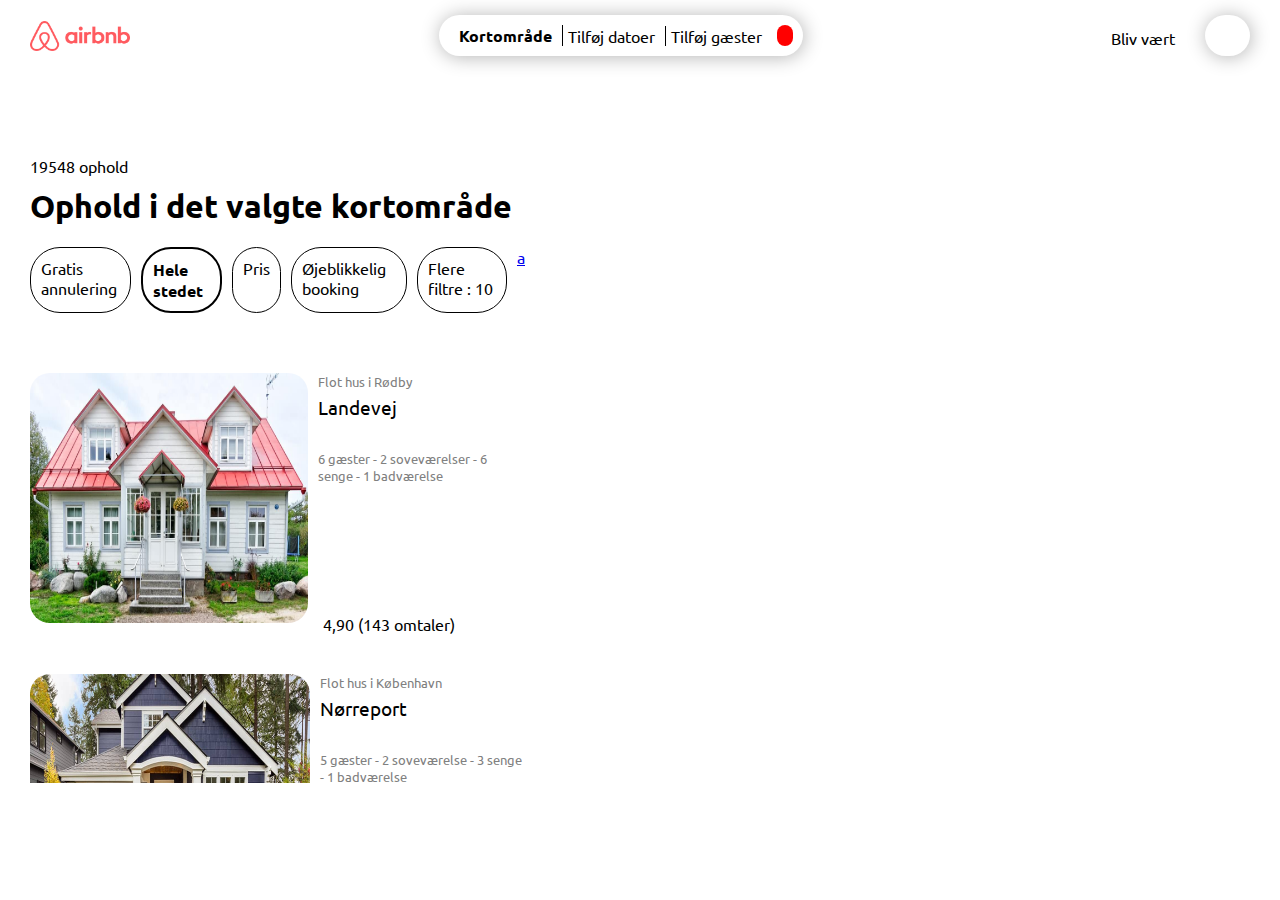
<file: index.html>
<html lang="da">
  <head>
    <meta charset="UTF-8" />
    <meta http-equiv="X-UA-Compatible" content="IE=edge" />
    <meta name="viewport" content="width=device-width, initial-scale=1.0" />
    <link rel="stylesheet" href="style.css" />
    <link rel="stylesheet" href="https://pro.fontawesome.com/releases/v5.10.0/css/all.css" integrity="sha384-AYmEC3Yw5cVb3ZcuHtOA93w35dYTsvhLPVnYs9eStHfGJvOvKxVfELGroGkvsg+p" crossorigin="anonymous"/>
    <link rel="preconnect" href="https://fonts.googleapis.com">
    <link rel="preconnect" href="https://fonts.gstatic.com" crossorigin>
    <link href="https://fonts.googleapis.com/css2?family=Ubuntu&display=swap" rel="stylesheet">
    <title>Airbnb</title>
  </head>
  <body>

  <div id="wrapper">

    <header>
      <nav>

        <div class="headerleft">
          <img src="img/logo.png" alt="logo airbnb" />
        </div>

        <div class="headermid">
          <p>Kortområde</p>
          <p>Tilføj datoer</p>
          <p>Tilføj gæster</p>
          <i class="fas fa-search"></i>
        </div>

        <div class="headerright">
          <div class="headerrightfirstchildren">
            <p>Bliv vært</p>
          <i class="fas fa-globe"></i>
          </div>
          

          <div class="headerrightchildren">
            <i class="fas fa-bars"></i>
            <i class="fas fa-user-circle"></i>
          </div>
        </div>

      </nav>
    </header>

    
    <main>

<div class="mapouter"><div class="gmap_canvas"><iframe width="725" height="600" id="gmap_canvas" src="https://maps.google.com/maps?q=Danmark&t=&z=7&ie=UTF8&iwloc=&output=embed" frameborder="0" scrolling="no" marginheight="0" marginwidth="0"></iframe><a href="https://www.whatismyip-address.com"></a><br><style>.mapouter{position:relative;text-align:right;height:500px;width:725px;}</style><a href="https://www.embedgooglemap.net">google embedded</a><style>.gmap_canvas {overflow:hidden;background:none!important;height:600px;width:750px;}</style></div></div><div class="startmain">
        <p>19548 ophold</p>
        <h1>Ophold i det valgte kortområde</h1>
      </div>

      <div class="filtre">
          <p>Gratis annulering</p>
          <p>Hele stedet</p>
          <p>Pris</p>
          <p>Øjeblikkelig booking</p>
          <p>Flere filtre : 10</p>
          <a href="details.html">a</a>
      </div>
 
      <section class="scrollhouse">
        
      </section> 

    </main>

  </div>
    <script src="script.js"></script>
  </body>
</html>
</file>
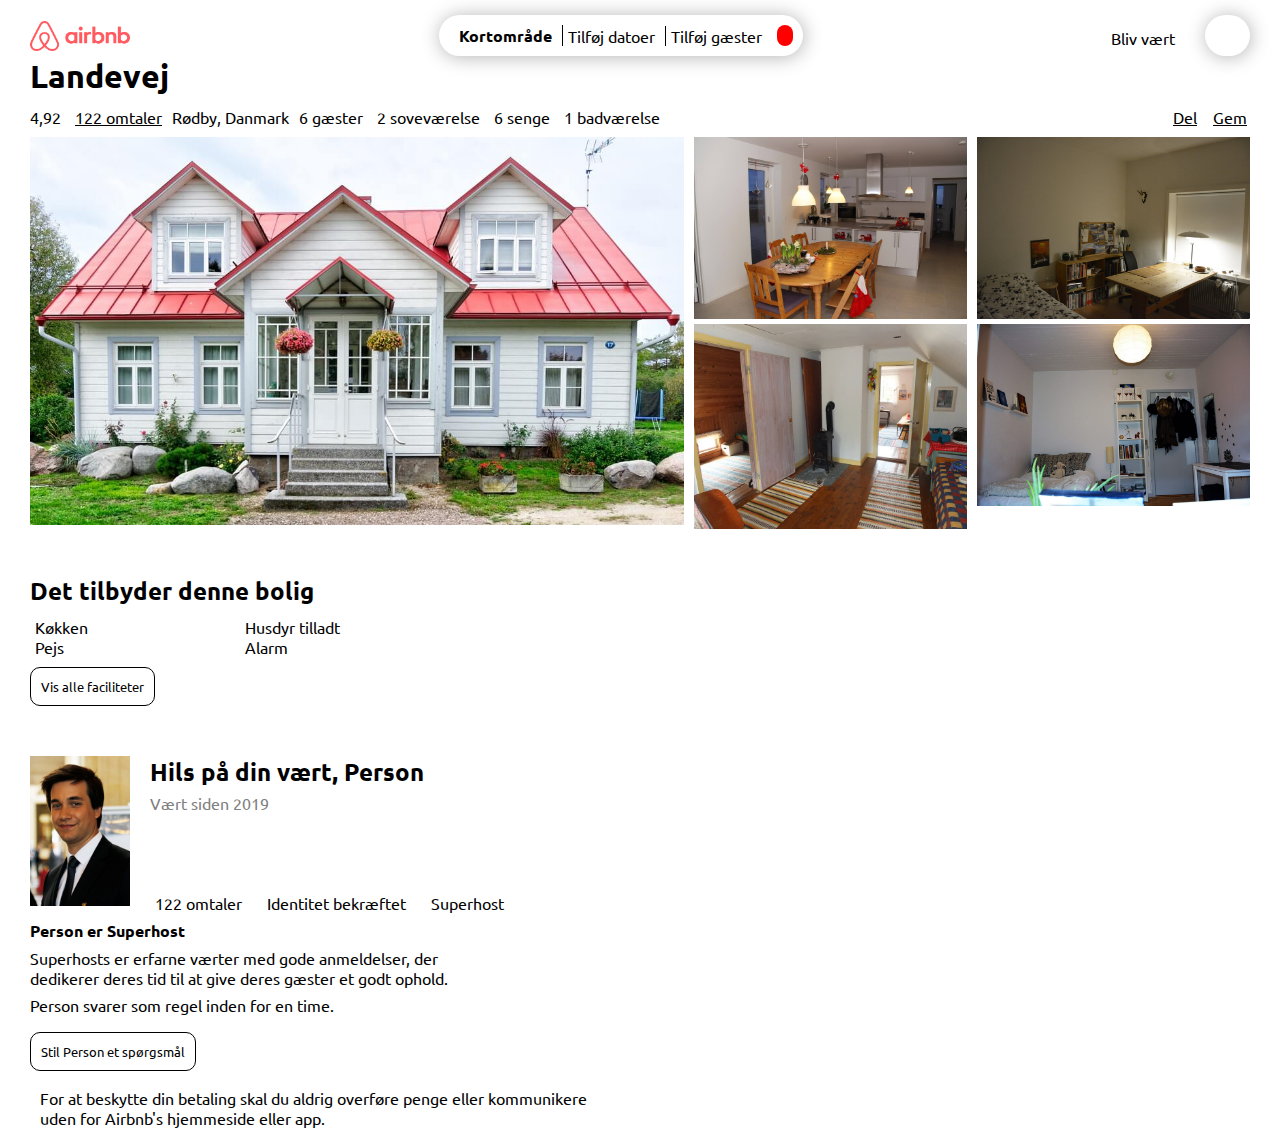
<file: hus.html>
<html lang="da">
  <head>
    <meta charset="UTF-8" />
    <meta http-equiv="X-UA-Compatible" content="IE=edge" />
    <meta name="viewport" content="width=device-width, initial-scale=1.0" />
    <link rel="stylesheet" href="style.css" />
    <link rel="stylesheet" href="https://pro.fontawesome.com/releases/v5.10.0/css/all.css" integrity="sha384-AYmEC3Yw5cVb3ZcuHtOA93w35dYTsvhLPVnYs9eStHfGJvOvKxVfELGroGkvsg+p" crossorigin="anonymous"/>
    <link rel="preconnect" href="https://fonts.googleapis.com">
    <link rel="preconnect" href="https://fonts.gstatic.com" crossorigin>
    <link href="https://fonts.googleapis.com/css2?family=Ubuntu&display=swap" rel="stylesheet">
    <title>Airbnb</title>
  </head>
<body>
    <div id="wrapper">

<header id="hus-html-header">
    <nav>
        <div class="headerleft">
            <a href="index.html"><img src="img/logo.png" alt="logo airbnb"/></a>
          </div>
  
          <div class="headermid">
            <p>Kortområde</p>
            <p>Tilføj datoer</p>
            <p>Tilføj gæster</p>
            <i class="fas fa-search"></i>
          </div>
  
          <div class="headerright">
            <div class="headerrightfirstchildren">
              <p>Bliv vært</p>
            <i class="fas fa-globe"></i>
            </div>
            
  
            <div class="headerrightchildren">
              <i class="fas fa-bars"></i>
              <i class="fas fa-user-circle"></i>
            </div>
          </div>
    </nav>
</header>

        <main id="hus-html-main">
<h1>Landevej</h1>
    <div class="parent">
        <div class="firstchild">
            <p><i class="fas fa-star"></i> 4,92 <i class="fas fa-circle"></i> <a href="#">122 omtaler</a> <i class="fas fa-circle"></i></p> 
            <p><i class="fas fa-map-marker-alt"></i> Rødby, Danmark <i class="fas fa-circle"></i></p>
            <p><i class="fas fa-home-lg-alt"></i> 6 gæster <i class="fas fa-circle"></i> 2 soveværelse <i class="fas fa-circle"></i> 6 senge <i class="fas fa-circle"></i> 1 badværelse</p>
        </div>

        <div class="secondchild">
            <p><i class="fas fa-upload"></i> <a href="#">Del</a> <i class="far fa-heart"></i><a href="#">Gem</a></p>

        </div>
    </div>

<div class="imgflex"> 
    <section class="bigimg">
        <img src="img/hus.jpg" alt="hus">
    </section>

    <section class="imggrids">
        <img src="img/kokken.JPG" alt="køkken">
        <img src="img/kontor.jpg" alt="kontor">
        <img src="img/ovenpa.jpg" alt="ovenpå">
        <img src="img/varelse.jpg" alt=" værelse">
    </section>        
</div>
             

<div class="boligInfo">
        <h2 class="tilbyder ">Det tilbyder denne bolig</h2>
    
    <section class="pgrids">
        <p><i class="fal fa-utensils-alt"></i>Køkken</p>
        <p><i class="fal fa-paw"></i>Husdyr tilladt</p>
        <p><i class="fal fa-fire"></i>Pejs</p>
        <p><i class="fas fa-bell-exclamation"></i>Alarm</p>
    </section>

    <div>
        <button class="facilBtn">Vis alle faciliteter</button>
    </div>
</div>

<div class="flexperson">
    <section>
        <img src="img/person.jpg" alt="person">
    </section>
        
    <section>
        <h2>Hils på din vært, Person</h2>
        <p class="grey" >Vært siden 2019</p>
            <div class="vært">
                <i class="fas fa-star"></i><p>122 omtaler</p>
                <i class="fad fa-shield-check"></i><p>Identitet bekræftet</p>
                <i class="fas fa-medal"></i><p>Superhost</p>
            </div>
    </section>
</div>


<div class="persontext">
    <p><span class="bold">Person er Superhost</span></p>
    <p>Superhosts er erfarne værter med gode anmeldelser, der <br> dedikerer deres tid til at give deres gæster et godt ophold.</p>
    <p>Person svarer som regel inden for en time.</p>
    <button class="facilBtn">Stil Person et spørgsmål</button>
    <div class="beskyt">
        <i class="fas fa-user-shield"></i>
       <p>For at beskytte din betaling skal du aldrig overføre penge eller kommunikere <br> uden for Airbnb's hjemmeside eller app.</p>
    </div>
</div>
        </main>
    </div>
      
  </body>
</html>
</file>
<file: style.css>
* {
    margin: 0;
    padding: 0;
    box-sizing: border-box;
    font-family: 'Ubuntu', sans-serif;
}

#wrapper {
    margin: 15px 30px 10px 30px;
}

img {
    height: auto;
    max-width: 100%;
    display: block;
}

/* alt flex */
.headermid, .headerright, .headerrightchildren, header nav, .headerrightfirstchildren, .beskyt, .filtre, .flexhouseimgtext, .smalltext, .review, .parent, .firstchild, .imgflex, .flexperson, .vært {
    display: flex;
}

.imggrids {
    display: grid;
    grid-template-columns: 1fr 1fr; 
    grid-template-rows: 0.2fr; 
    gap: 5px 10px;
    height: 300px;
    width: 1700px;
}

.headermid, .headerrightchildren {
    box-shadow: 1px 1px 19px 0px rgba(0,0,0,0.3);
}

header nav  {
    justify-content: space-between;
}

.startmain {
    margin: 100px 0 20px 0;
}

.headerleft img {
    height: 30px;
    width: 100px;
}

.headerleft {
    align-self: center;
}

.headermid, .filtre p {
    border-radius: 30px;
    padding: 10px 10px 10px 10px; 
}

.filtre {
    margin-bottom: 20px;
    transition: 1s;
    cursor: pointer;
}

.filtre :nth-child(2) {
    border: solid 2px black;
    font-weight: bold;
}

.filtre p {
    border: solid 1px black;
}

.filtre p:hover {
    transition: 1s;
    border: solid 2px black;
    font-weight: bold;
}

.headermid :last-child {
    background-color: red;
    border-radius: 40px;
    padding: 8px;
    color: white;
    font-size: small;
}

.headerrightchildren {
    border-radius: 30px;
    padding: 0 0 5px 15px;
}

.headerrightchildren :nth-child(2) {
    font-size: 1.6em;
}

.headermid p, .headerright p, .headerright i {
    margin-right: 5px;
    padding-right: 10px;
    align-self: center;
}

.headerrightfirstchildren, .headerrightchildren i {
    padding-top: 5px;
}

.headermid :first-child, .headermid :nth-child(2) {
    border-right: 1px solid black;
}

.headermid :first-child {
    font-weight: bold;
    padding-left: 10px;
}

.filtre p {
    margin-right: 10px;
}

.startmain :first-child {
    margin-bottom: 10px;
}

.mapouter {
    float: right;
}

.flexhouseimgtext {
    margin-top: 40px;
}

.hus img {
    height: 250px;
    width: 400px;
    border-radius: 20px;
    cursor: pointer;
}

.hus {
    margin-right: 10px;
}

.smalltext p, .guest {
    font-size: small;
    color: gray;
}

.smalltext {
    margin-bottom: 5px;
    justify-content: space-between;
}

.smalltext i {
    transition: 500ms;
}

.smalltext i:hover {
    color: red;
    transition: 500ms;
}

.guest {
    margin-bottom: 130px;
    margin-top: 30px;
}

.vej {
    font-size: larger;
    cursor: pointer;
}

.review i {
    color: orange;
    margin-right: 5px;
}

.scrollhouse {
    height: 450px;
    overflow-y: auto;
}

.vej a {
    text-decoration: none;
    color: black;
}

.fa-circle {
    font-size: 0.01em;
    position: relative;
    bottom: 3px;
    margin-right: 5px;
    margin-left: 5px;
}

#hus-html-main a {
    color: black;
}

#hus-html-main h1, .secondchild p {
    margin-bottom: 10px;
}

.parent {
    justify-content: space-between;
}

.secondchild a, .secondchild i {
    margin: 0 3px 0 3px;
}

#hus-html-main .fa-star, #hus-html-main .fa-map-marker-alt, #hus-html-main .fa-home-lg-alt {
    color: red;
}

.bigimg {
    width: 2000px;
    margin-right: 10px;
    margin-bottom: 50px;
}

.pgrids {
    display: grid;
    grid-template-columns: 1fr 1fr; 
    grid-template-rows: 0.5fr;
    justify-content: space-around;
    margin: 0 800px 0 0;
}

.pgrids i {
    margin-right: 5px;
}

.tilbyder {
    margin-bottom: 10px;
}

.facilBtn {
    padding: 10px;
    border: solid 1px black;
    border-radius: 10px;
    background-color: white;
    color: black;
    margin-top: 10px;
    transition: 300ms;
}

.facilBtn:hover {
    transition: 300ms;
    border: solid 2px black;
    font-weight: bold;
}

.grey {
    color: grey;
    margin-bottom: 80px;
    margin-top: 5px;
}

.vært p {
    margin-right: 20px;
}

.vært i {
    color: red;
    margin-right: 5px;
}

.flexperson {
    margin-top: 50px;
}

.flexperson section img {
    height: 150;
    width: 100;
    margin-right: 20px;
}

.bold {
    font-weight: bold;
    color: black;
}

.persontext p {
    margin: 7px 0 7px 0;
}

.beskyt i {
    position: relative;
    top: 15px;
    margin-right: 10px;
}

.beskyt {
    margin-top: 10px;
}
</file>
